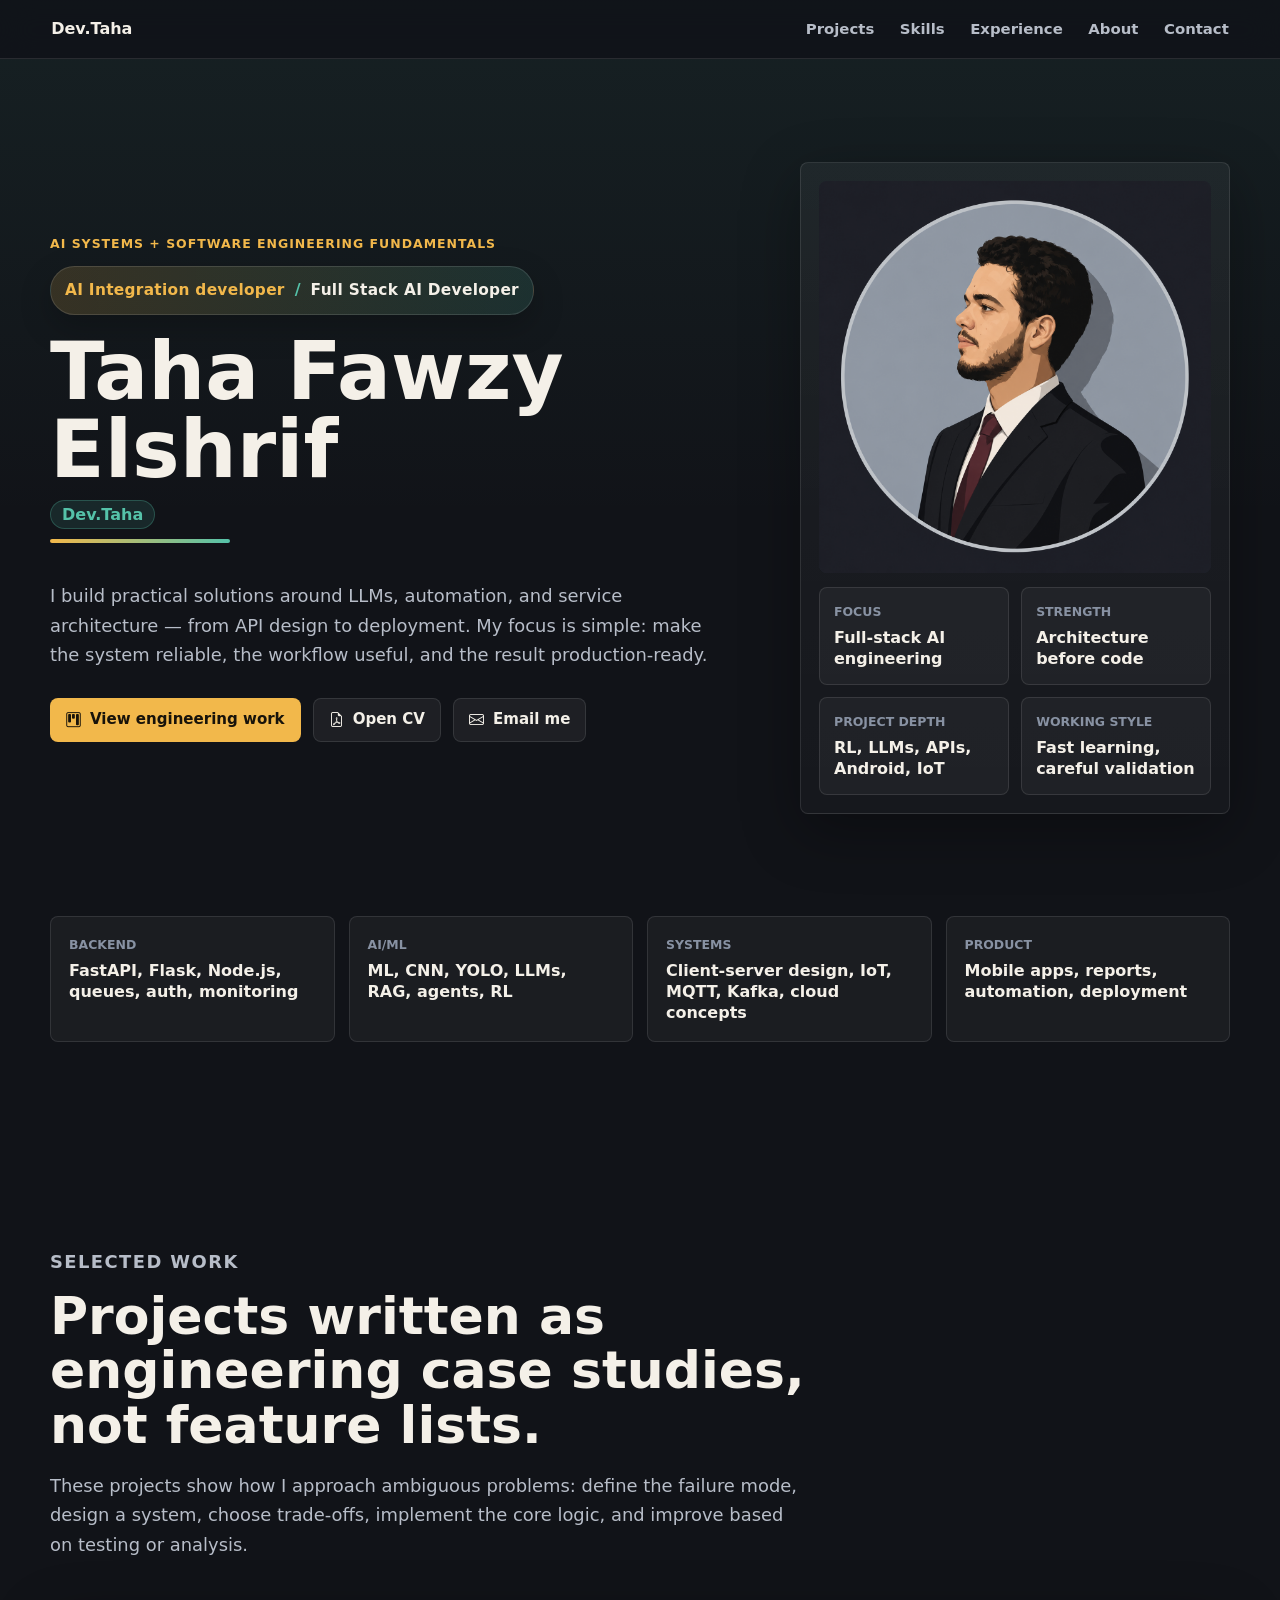
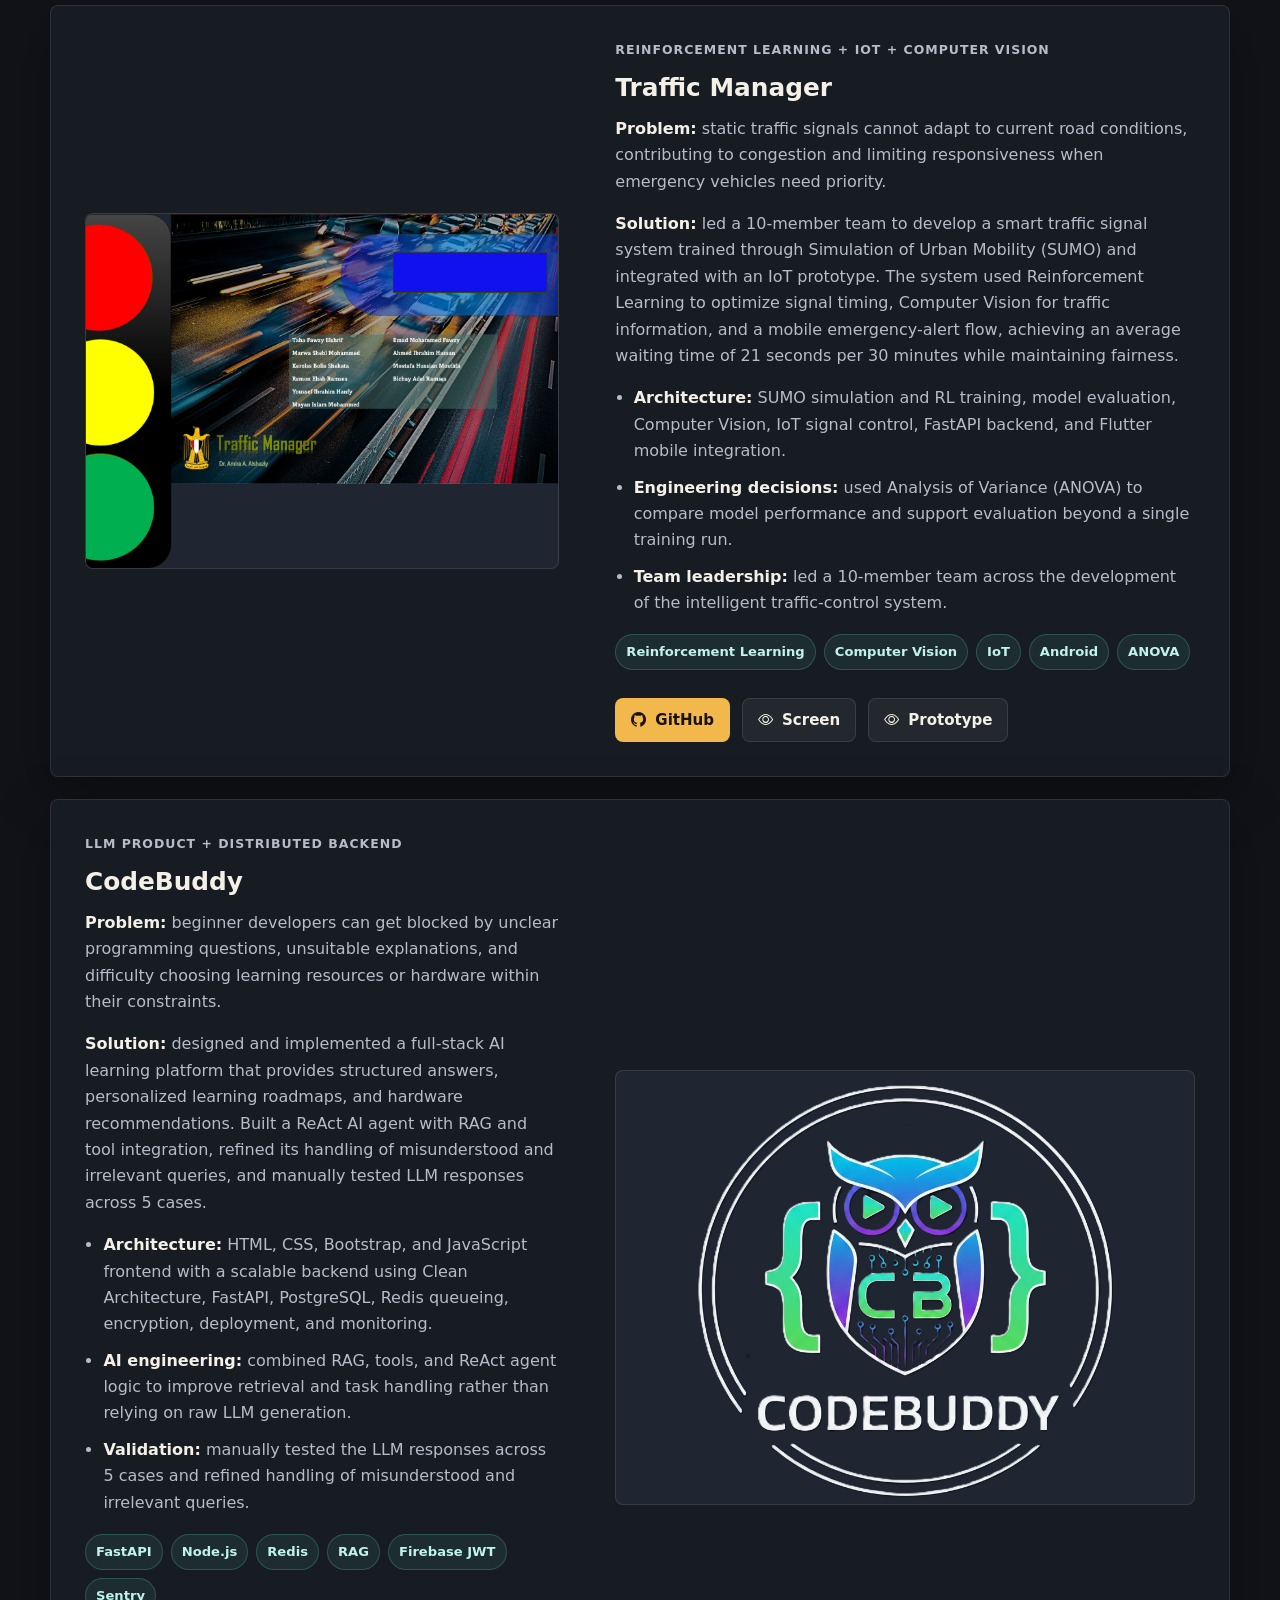
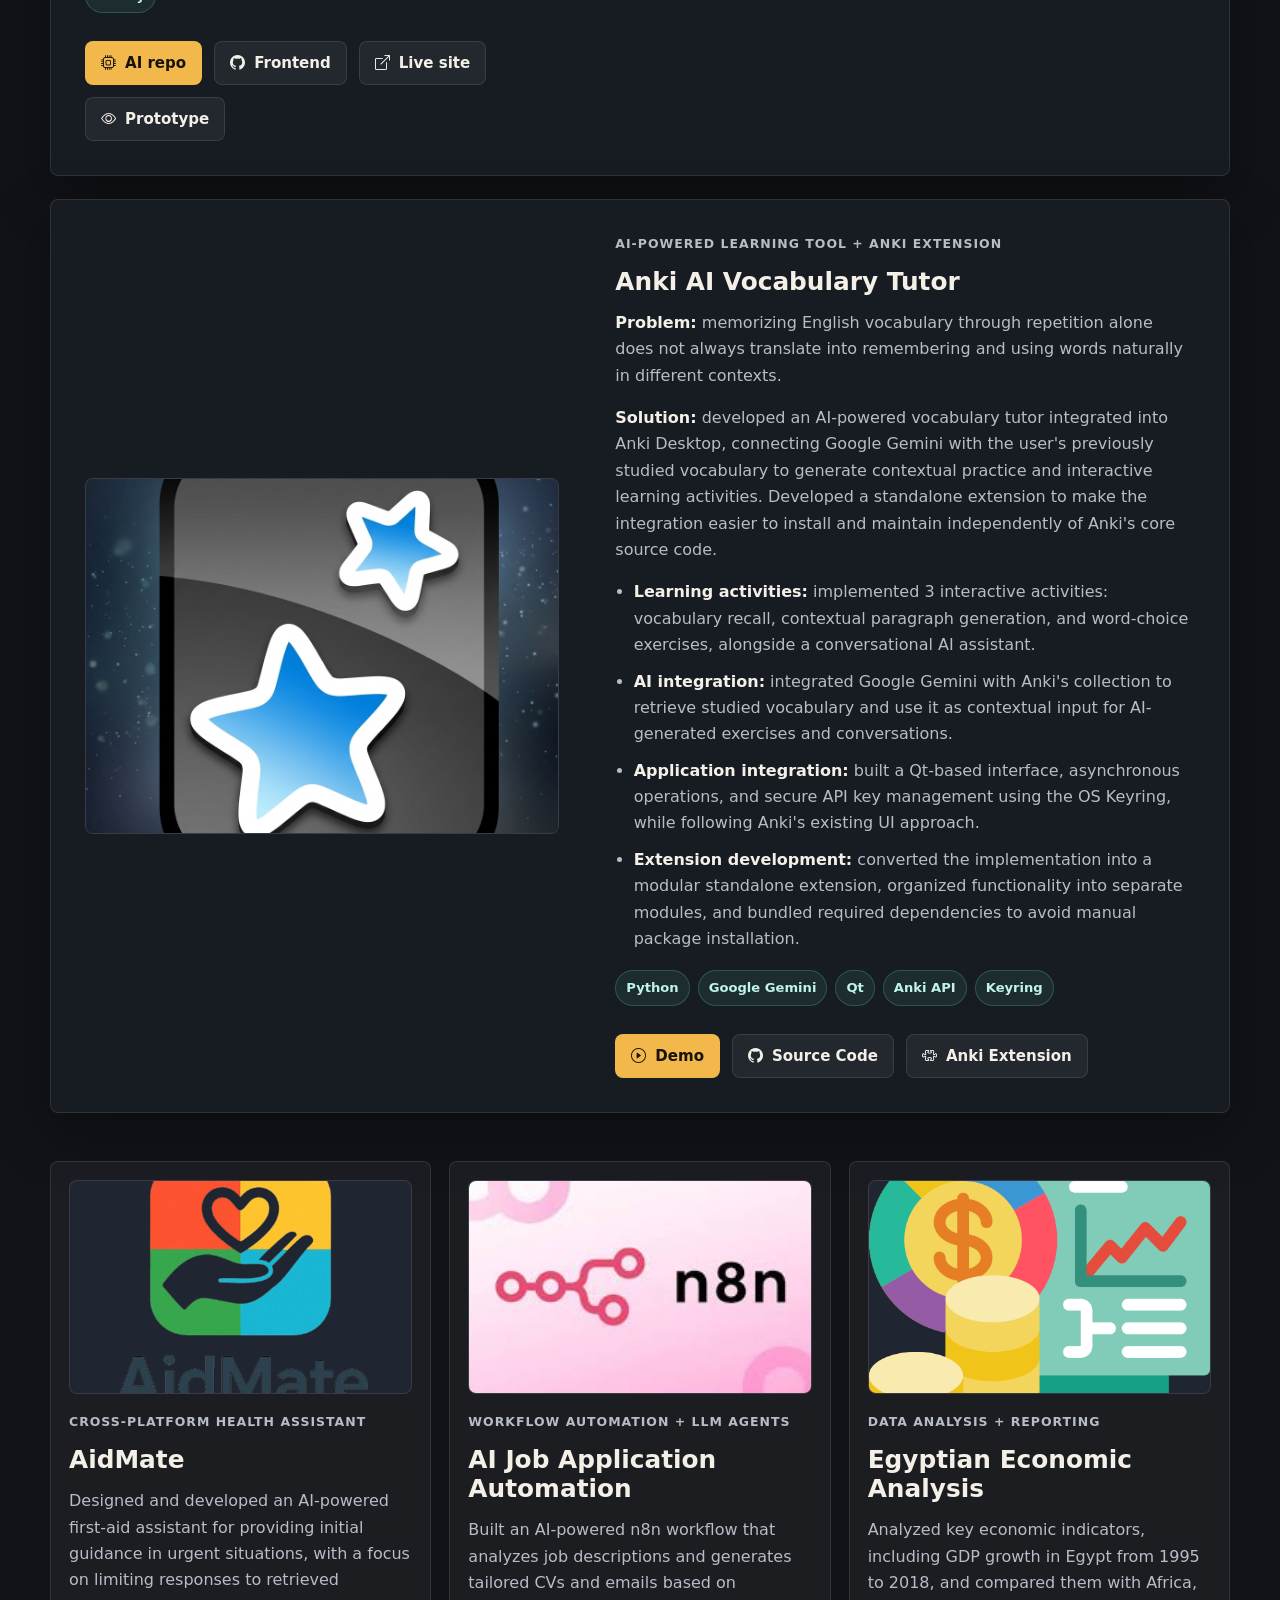
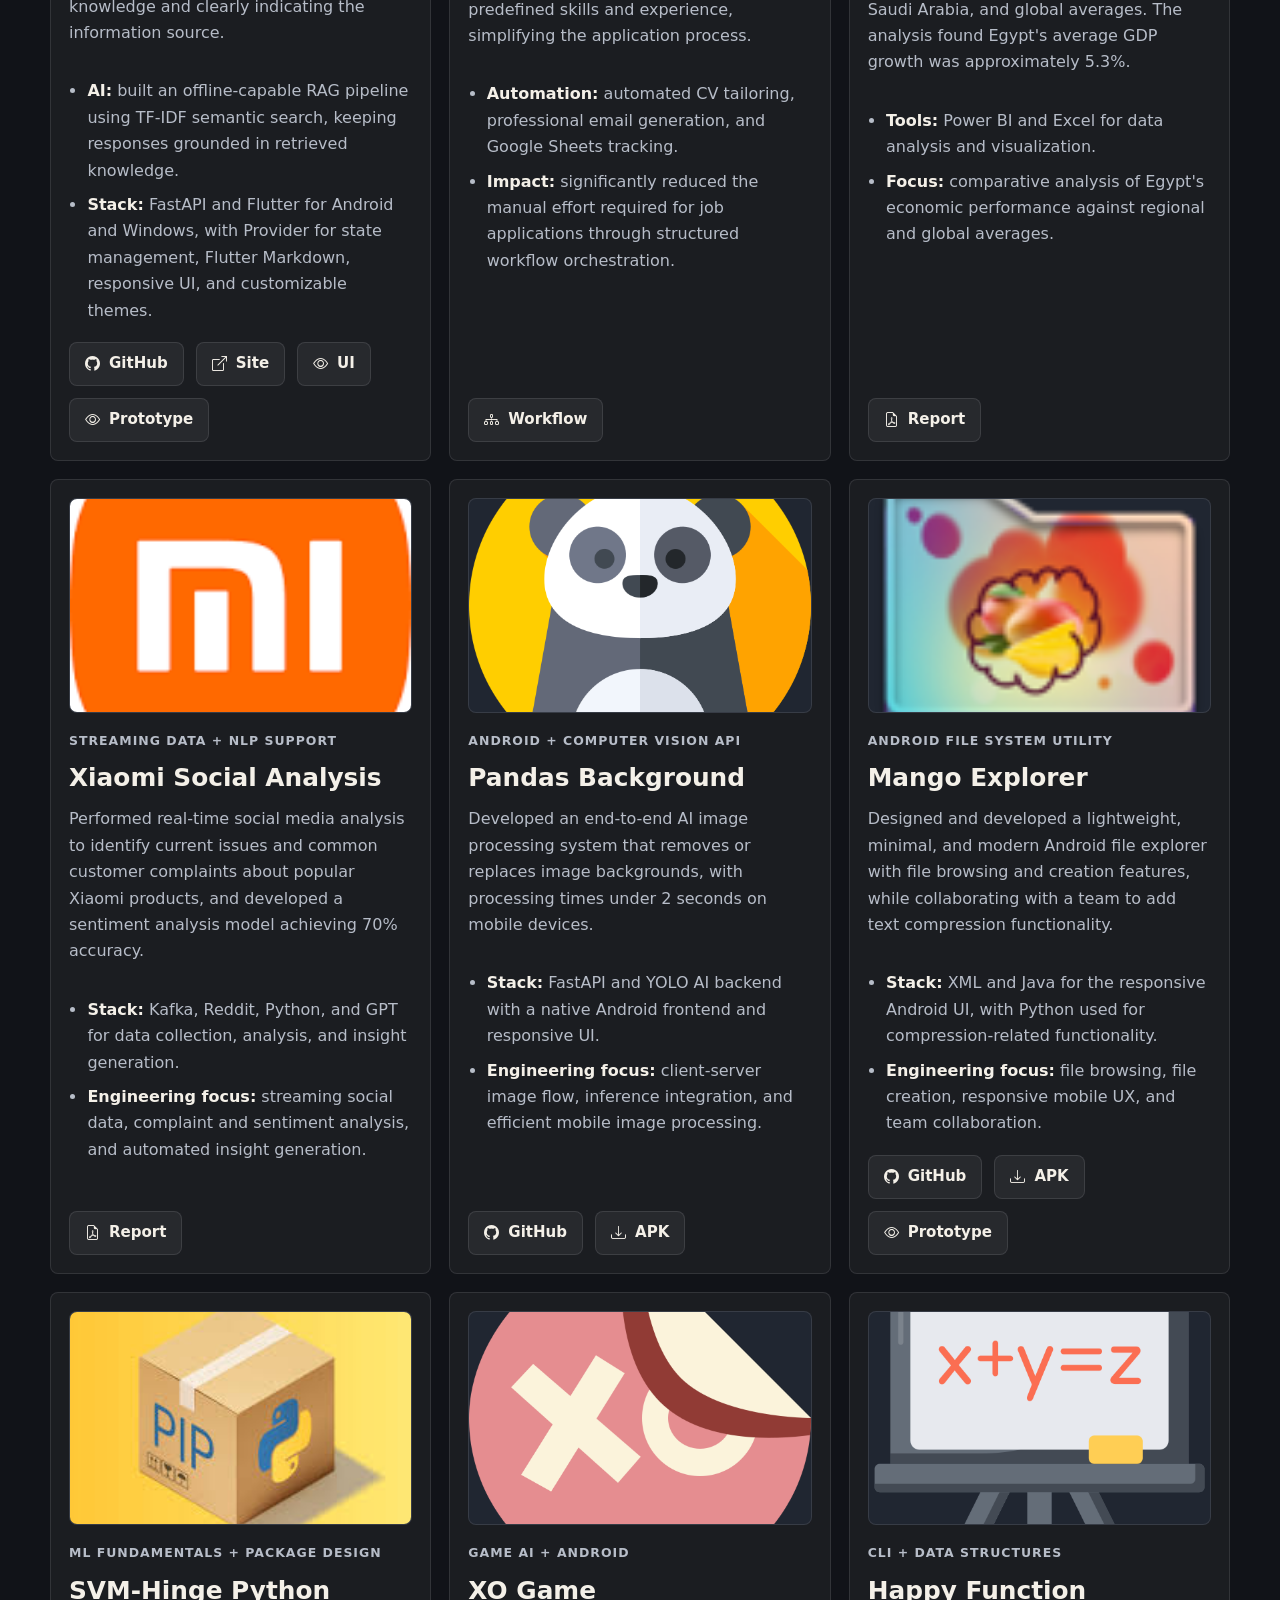
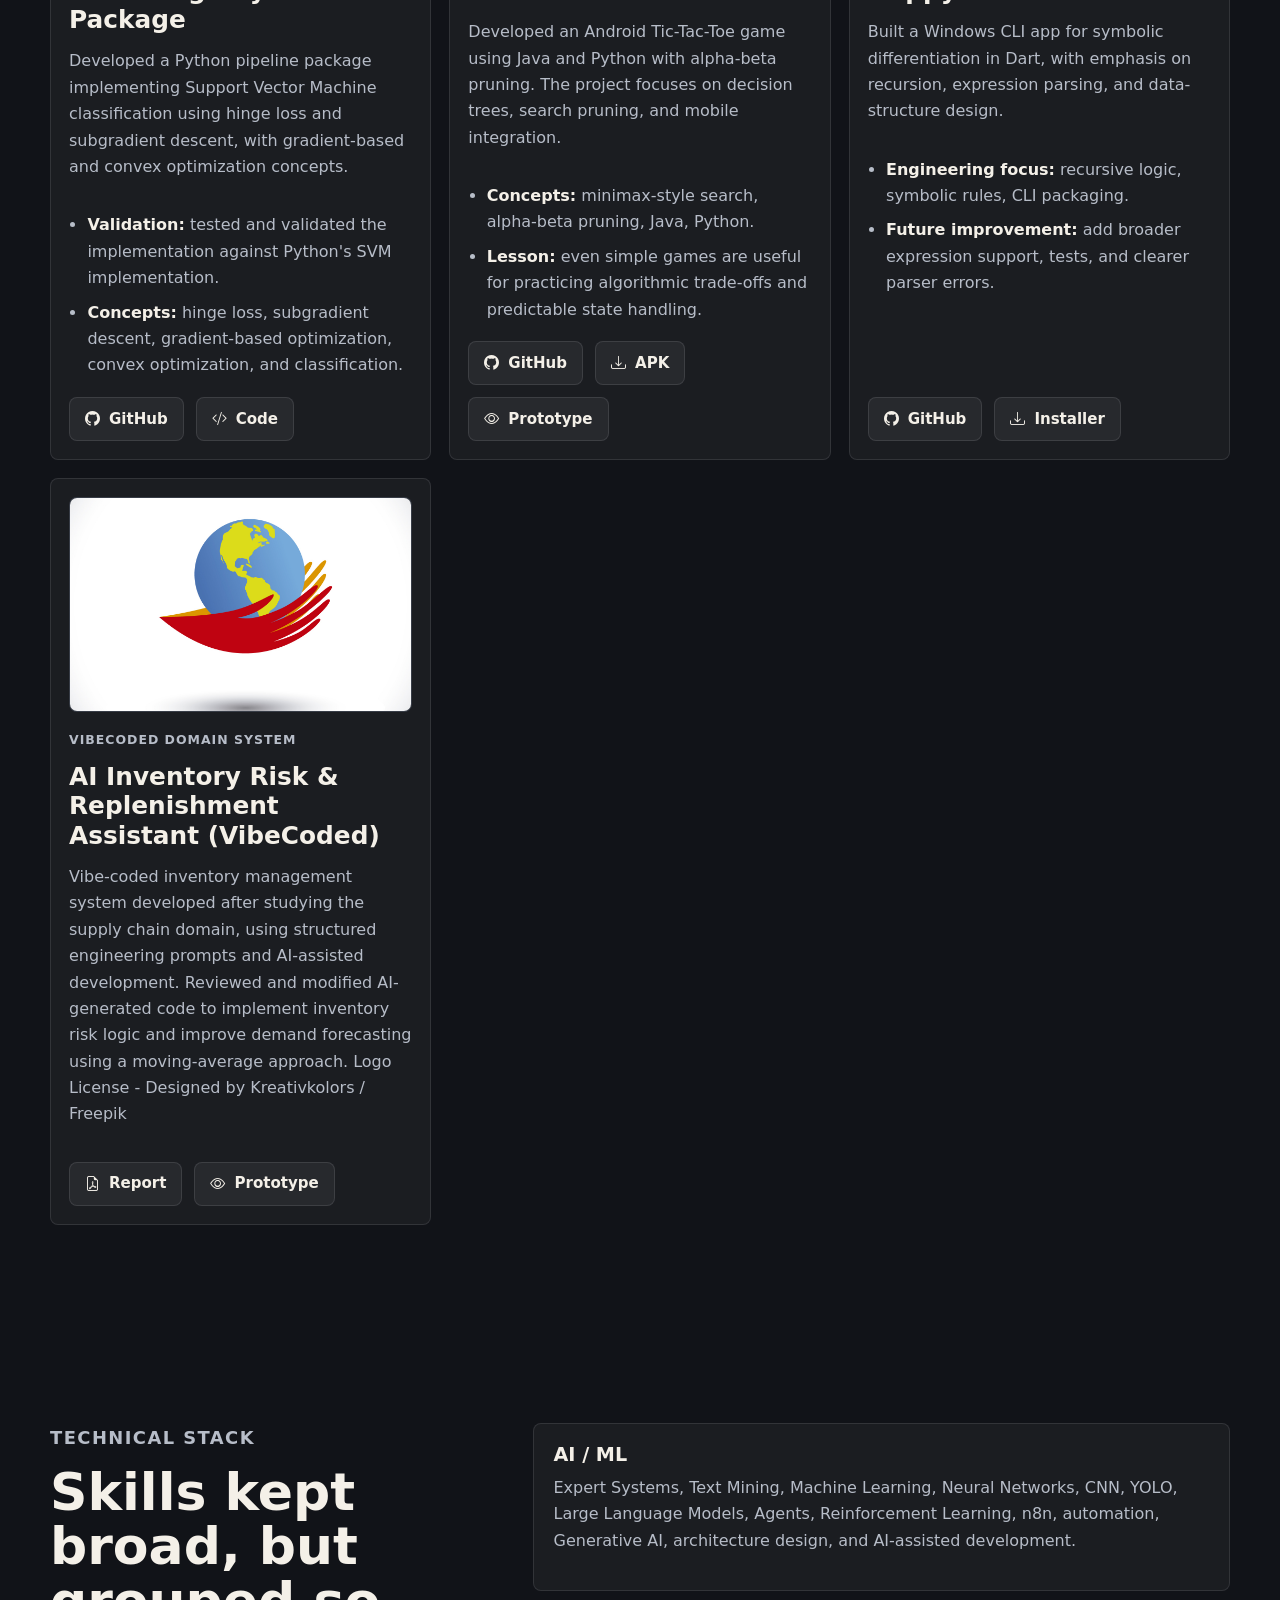
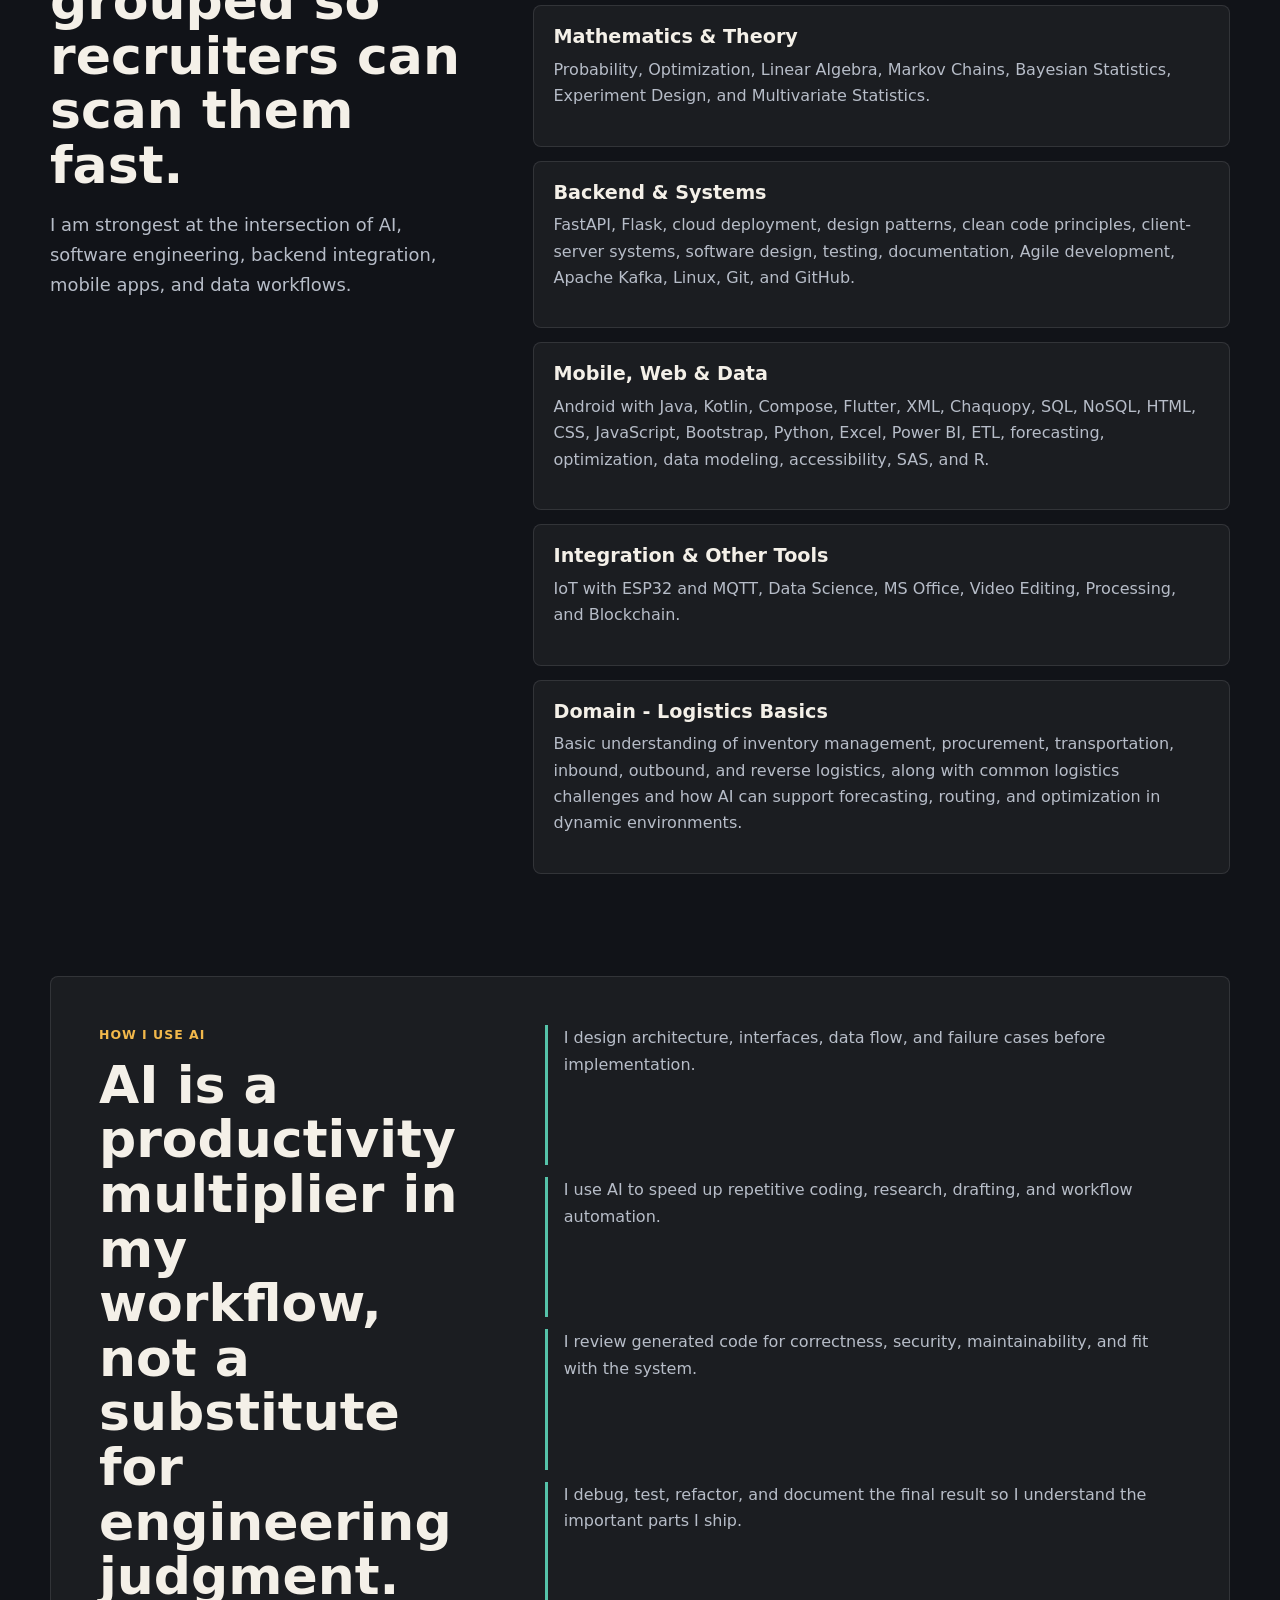
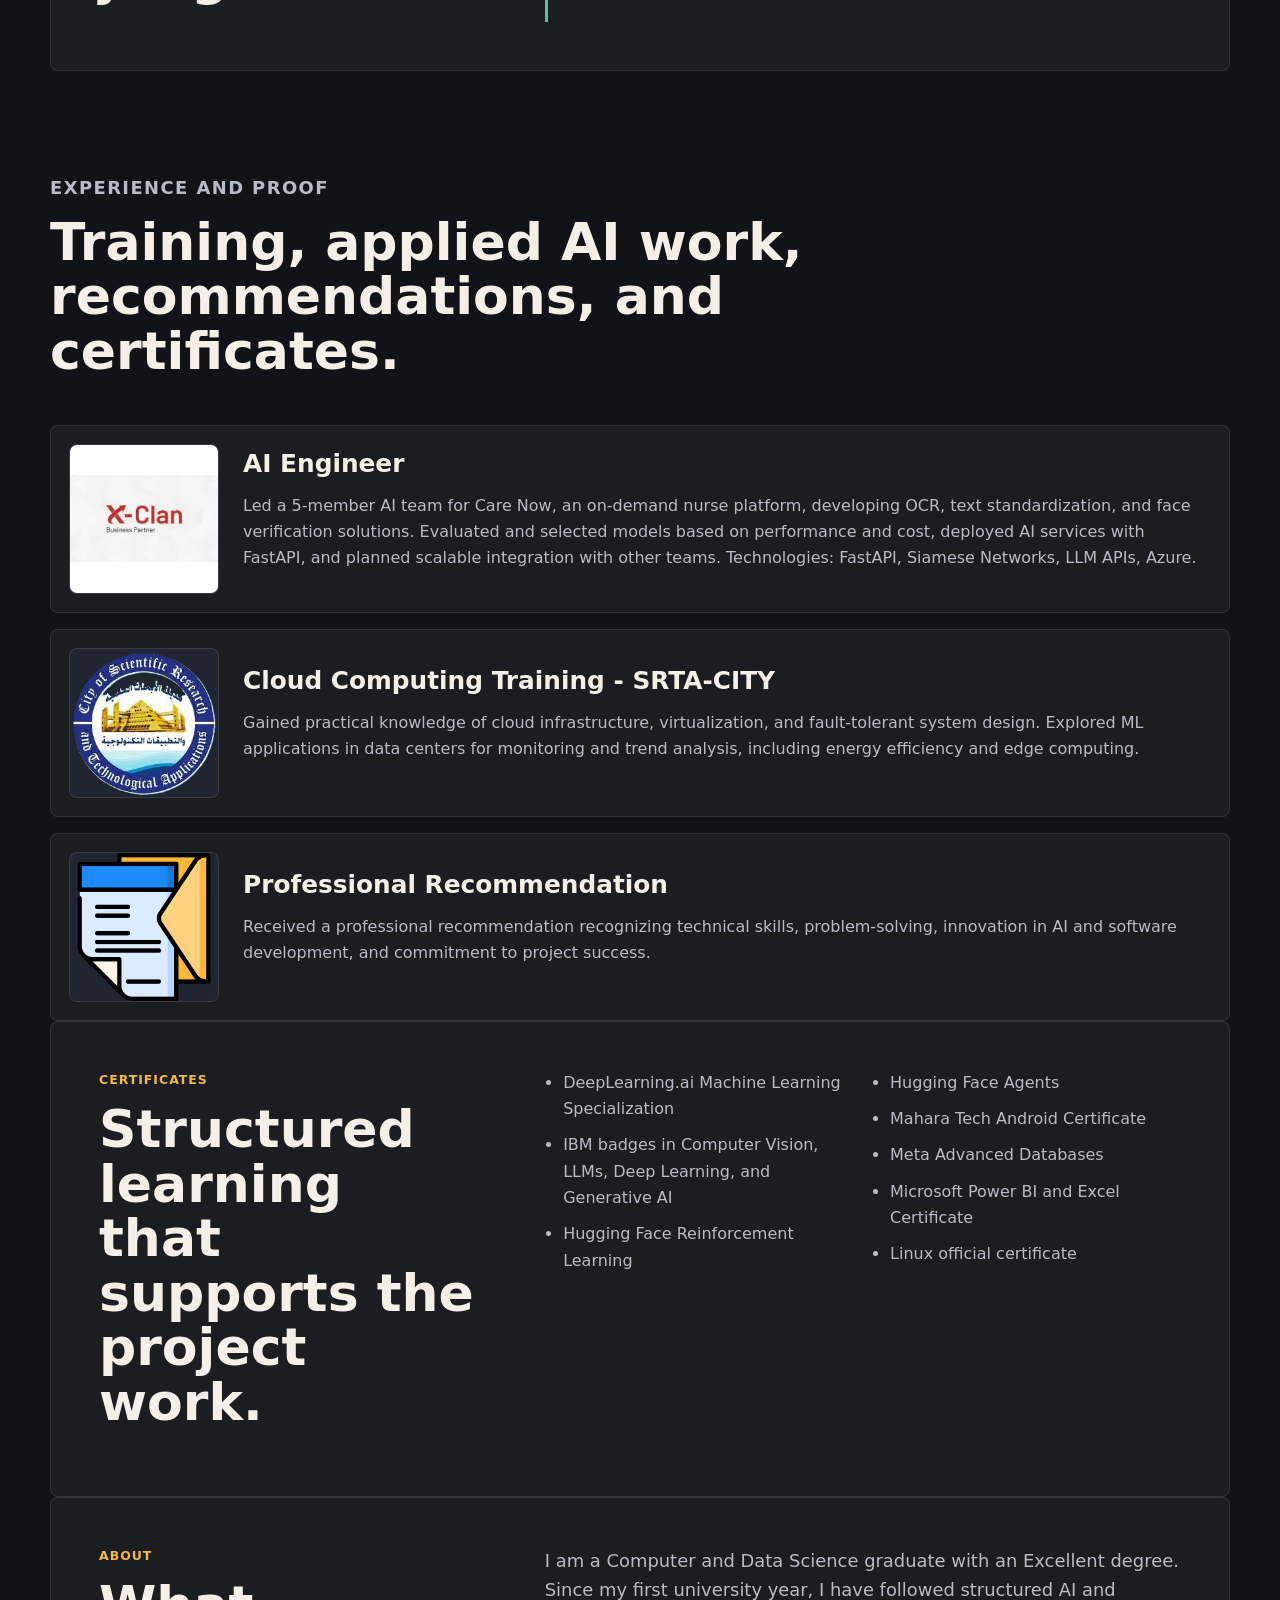
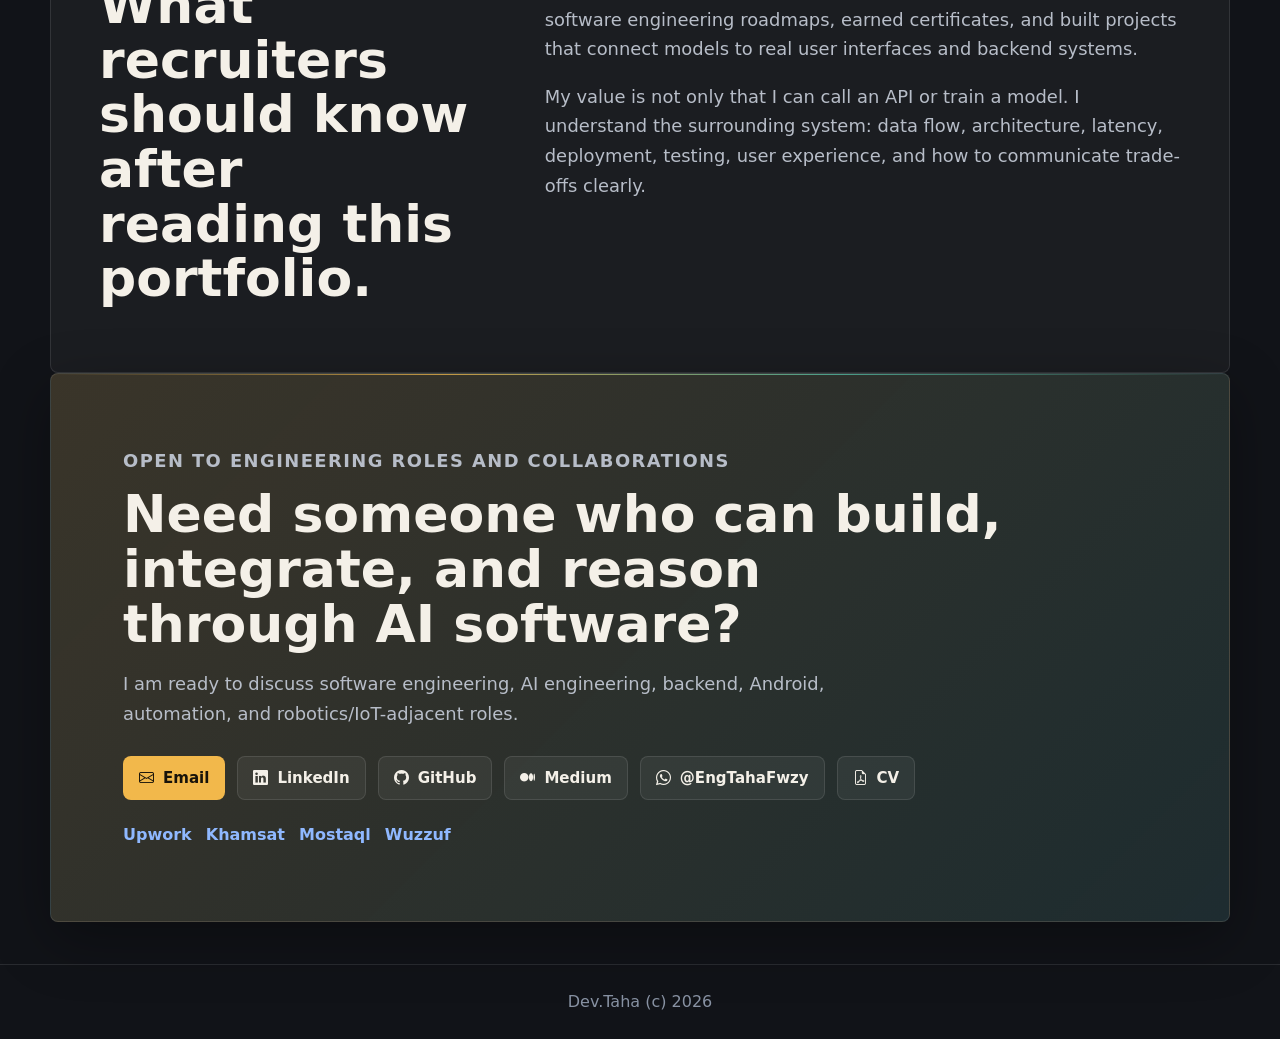
<file: index.html>
<!DOCTYPE html>
<html lang="en">

<head>
    <meta charset="UTF-8">
    <meta name="viewport" content="width=device-width, initial-scale=1.0">
    <meta name="description"
        content="Taha Fawzy Elshrif is an AI and software engineer building backend systems, Android apps, LLM products, data workflows, IoT prototypes, and automation tools.">
    <meta name="author" content="Taha Fawzy Elshrif">
    <meta name="robots" content="index, follow, max-image-preview:large">
    <meta name="theme-color" content="#111318">
    <link rel="canonical" href="https://tahafawzyelshrif.github.io/dev.taha/">
    <meta property="og:type" content="profile">
    <meta property="og:title" content="Taha Fawzy Elshrif | AI & Software Engineer Portfolio">
    <meta property="og:description"
        content="Portfolio of Taha Fawzy Elshrif: AI systems, backend architecture, Android, data, automation, IoT, and LLM engineering projects.">
    <meta property="og:url" content="https://tahafawzyelshrif.github.io/dev.taha/">
    <meta property="og:image" content="https://tahafawzyelshrif.github.io/dev.taha/images/me4.png">
    <meta property="profile:first_name" content="Taha">
    <meta property="profile:last_name" content="Elshrif">
    <meta name="twitter:card" content="summary_large_image">
    <meta name="twitter:title" content="Taha Fawzy Elshrif | AI & Software Engineer Portfolio">
    <meta name="twitter:description"
        content="AI and software engineering portfolio with case studies in RL, LLMs, backend systems, Android, data, IoT, and automation.">
    <meta name="twitter:image" content="https://tahafawzyelshrif.github.io/dev.taha/images/me4.png">
    <title>Taha Fawzy Elshrif | AI & Software Engineer Portfolio</title>
    <link rel="preconnect" href="https://cdn.jsdelivr.net">
    <link rel="stylesheet" href="https://cdn.jsdelivr.net/npm/bootstrap-icons@1.11.0/font/bootstrap-icons.css">
    <link rel="stylesheet" href="additional_styles.css">
    <script type="application/ld+json">
        {
            "@context": "https://schema.org",
            "@graph": [
                {
                    "@type": "ProfilePage",
                    "@id": "https://tahafawzyelshrif.github.io/dev.taha/#profile",
                    "url": "https://tahafawzyelshrif.github.io/dev.taha/",
                    "name": "Taha Fawzy Elshrif - AI & Software Engineer Portfolio",
                    "description": "Personal portfolio for Taha Fawzy Elshrif, an AI and software engineer focused on backend systems, Android apps, LLM products, data workflows, IoT prototypes, and automation tools.",
                    "dateModified": "2026-07-06T00:00:00Z",
                    "mainEntity": {
                        "@id": "https://tahafawzyelshrif.github.io/dev.taha/#person"
                    }
                },
                {
                    "@type": "Person",
                    "@id": "https://tahafawzyelshrif.github.io/dev.taha/#person",
                    "name": "Taha Fawzy Elshrif",
                    "alternateName": "Dev.Taha",
                    "url": "https://tahafawzyelshrif.github.io/dev.taha/",
                    "image": "https://tahafawzyelshrif.github.io/dev.taha/images/me4.png",
                    "jobTitle": "AI & Software Engineer",
                    "description": "Computer and Data Science graduate building practical AI software, backend systems, Android apps, data products, IoT prototypes, and automation workflows.",
                    "email": "mailto:tahaelshrif1@gmail.com",
                    "telephone": "+201551988337",
                    "sameAs": [
                        "https://linkedin.com/in/taha-elshrif",
                        "https://github.com/TahaFawzyElshrif",
                        "https://medium.com/@tahaelshrif1",
                        "https://www.upwork.com/freelancers/~01d6b2d468123a0c58",
                        "https://khamsat.com/user/tahadevx",
                        "https://mostaql.com/u/taha_fawzy2025",
                        "https://wuzzuf.net/me/--f2fc415015"
                    ],
                    "knowsAbout": [
                        "Artificial Intelligence",
                        "Software Engineering",
                        "Backend Development",
                        "FastAPI",
                        "Android Development",
                        "Large Language Models",
                        "Reinforcement Learning",
                        "Computer Vision",
                        "Data Analysis",
                        "IoT",
                        "Automation",
                        "System Design"
                    ],
                    "hasOccupation": {
                        "@type": "Occupation",
                        "name": "AI Software Engineer",
                        "skills": "AI systems, backend architecture, Android development, LLM integration, data analysis, IoT, APIs, databases, testing, deployment"
                    },
                    "workExample": [
                        {
                            "@type": "CreativeWork",
                            "name": "Traffic Manager",
                            "url": "https://github.com/TahaFawzyElshrif/Traffic-Manager",
                            "description": "Smart traffic signal prototype using reinforcement learning, computer vision, IoT control, experimental design, and mobile emergency alerts."
                        },
                        {
                            "@type": "SoftwareSourceCode",
                            "name": "CodeBuddy",
                            "url": "https://tahafawzyelshrif.github.io/TF-CodebuddyLearn/",
                            "codeRepository": "https://github.com/TahaFawzyElshrif/TF-CodebuddyLearn",
                            "description": "AI programming assistant using FastAPI, Node.js, Redis queues, RAG, LLM integration, Firebase JWT, monitoring, caching, and deployment."
                        },
                        {
                            "@type": "SoftwareSourceCode",
                            "name": "AidMate",
                            "url": "https://github.com/TahaFawzyElshrif/AidMate",
                            "codeRepository": "https://github.com/TahaFawzyElshrif/AidMate",
                            "description": "Cross-platform first-aid application combining health content with LLM assistance."
                        }
                    ]
                },
                {
                    "@type": "WebSite",
                    "@id": "https://tahafawzyelshrif.github.io/dev.taha/#website",
                    "url": "https://tahafawzyelshrif.github.io/dev.taha/",
                    "name": "Dev.Taha Portfolio",
                    "description": "AI and software engineering portfolio of Taha Fawzy Elshrif."
                }
            ]
        }
    </script>
</head>

<body>
    <header class="site-header">
        <a class="brand" href="#top" aria-label="Taha Fawzy Elshrif home">Dev.Taha</a>
        <nav class="nav-links" aria-label="Primary navigation">
            <a href="#projects">Projects</a>
            <a href="#skills">Skills</a>
            <a href="#experience">Experience</a>
            <a href="#about">About</a>
            <a href="#contact">Contact</a>
        </nav>
    </header>

    <main id="top">
        <section class="hero section">
            <div class="hero-copy">
                <p class="eyebrow">AI systems + software engineering fundamentals</p>
                <div class="hero-role" aria-label="Primary roles">
                    <span class="role-chip">AI Integration developer</span>
                    <span class="role-divider">/</span>
                    <span class="role-chip">Full Stack AI Developer</span>
                </div>
                <h1 class="hero-name">
                    <span>Taha Fawzy Elshrif</span>
                    <small>Dev.Taha</small>
                </h1>
                <p class="hero-lede">
                    I build practical solutions around LLMs, automation, and service architecture — from API design to
                    deployment. My focus is simple: make the system reliable, the workflow useful, and the result
                    production-ready.
                </p>
                <div class="hero-actions" aria-label="Primary actions">
                    <a class="btn btn-primary" href="#projects"><i class="bi bi-kanban"></i>View engineering work</a>
                    <a class="btn btn-secondary" href="CV.pdf"><i class="bi bi-file-earmark-pdf"></i>Open CV</a>
                    <a class="btn btn-secondary" href="mailto:tahaelshrif1@gmail.com"><i
                            class="bi bi-envelope"></i>Email me</a>
                </div>
            </div>
            <aside class="hero-proof" aria-label="Recruiter summary">
                <img src="images/me4.png" alt="Portrait of Taha Fawzy Elshrif" class="profile-image">
                <div class="proof-grid">
                    <div>
                        <span>Focus</span>
                        <strong>Full-stack AI engineering</strong>
                    </div>
                    <div>
                        <span>Strength</span>
                        <strong>Architecture before code</strong>
                    </div>
                    <div>
                        <span>Project depth</span>
                        <strong>RL, LLMs, APIs, Android, IoT</strong>
                    </div>
                    <div>
                        <span>Working style</span>
                        <strong>Fast learning, careful validation</strong>
                    </div>
                </div>
            </aside>
        </section>

        <section class="section credibility-strip" aria-label="Technical credibility">
            <div>
                <span>Backend</span>
                <strong>FastAPI, Flask, Node.js, queues, auth, monitoring</strong>
            </div>
            <div>
                <span>AI/ML</span>
                <strong>ML, CNN, YOLO, LLMs, RAG, agents, RL</strong>
            </div>
            <div>
                <span>Systems</span>
                <strong>Client-server design, IoT, MQTT, Kafka, cloud concepts</strong>
            </div>
            <div>
                <span>Product</span>
                <strong>Mobile apps, reports, automation, deployment</strong>
            </div>
        </section>

        <section class="section section-heading">
            <p class="eyebrow">Selected work</p>
            <h2>Projects written as engineering case studies, not feature lists.</h2>
            <p>
                These projects show how I approach ambiguous problems: define the failure mode, design a system, choose
                trade-offs, implement the core logic, and improve based on testing or analysis.
            </p>
        </section>

        <section id="projects" class="project-list" aria-label="Projects">
            <article class="project-card featured" id="TrafficManager">
                <div class="project-media">
                    <img src="images/projects/traffic.png" alt="Traffic Manager prototype" loading="lazy">
                </div>
                <div class="project-body">
                    <p class="project-type">Reinforcement learning + IoT + computer vision</p>
                    <h3>Traffic Manager</h3>
                    <p>
                        <strong>Problem:</strong> static traffic signals cannot adapt to current road conditions,
                        contributing to congestion and limiting responsiveness when emergency vehicles need priority.
                    </p>
                    <p>
                        <strong>Solution:</strong> led a 10-member team to develop a smart traffic signal system trained
                        through Simulation of Urban Mobility (SUMO) and integrated with an IoT prototype. The system
                        used Reinforcement Learning to optimize signal timing, Computer Vision for traffic information,
                        and a mobile emergency-alert flow, achieving an average waiting time of 21 seconds per 30 minutes
                        while maintaining fairness.
                    </p>
                    <ul class="detail-list">
                        <li><strong>Architecture:</strong> SUMO simulation and RL training, model evaluation, Computer
                            Vision, IoT signal control, FastAPI backend, and Flutter mobile integration.</li>
                        <li><strong>Engineering decisions:</strong> used Analysis of Variance (ANOVA) to compare model
                            performance and support evaluation beyond a single training run.</li>
                        <li><strong>Team leadership:</strong> led a 10-member team across the development of the
                            intelligent traffic-control system.</li>
                    </ul>
                    <div class="tech-tags">
                        <span>Reinforcement Learning</span><span>Computer Vision</span><span>IoT</span><span>Android</span><span>ANOVA</span>
                    </div>
                    <div class="project-actions">
                        <a class="btn btn-primary" href="https://github.com/TahaFawzyElshrif/Traffic-Manager"><i
                                class="bi bi-github"></i>GitHub</a>
                        <a class="btn btn-secondary" href="images/projects/traffic.png"><i
                                class="bi bi-eye"></i>Screen</a>
                        <a class="btn btn-secondary" href="https://drive.google.com/file/d/1gFzRVaTXxT-IpEnI-EpvBXNN5ygthrMJ/view"><i
                                class="bi bi-eye"></i>Prototype</a>
                    </div>
                </div>
            </article>
<article class="project-card featured" id="CodeBuddy">
                <div class="project-body">
                    <p class="project-type">LLM product + distributed backend</p>
                    <h3>CodeBuddy</h3>
                    <p>
                        <strong>Problem:</strong> beginner developers can get blocked by unclear programming questions,
                        unsuitable explanations, and difficulty choosing learning resources or hardware within their
                        constraints.
                    </p>
                    <p>
                        <strong>Solution:</strong> designed and implemented a full-stack AI learning platform that
                        provides structured answers, personalized learning roadmaps, and hardware recommendations.
                        Built a ReAct AI agent with RAG and tool integration, refined its handling of misunderstood and
                        irrelevant queries, and manually tested LLM responses across 5 cases.
                    </p>
                    <ul class="detail-list">
                        <li><strong>Architecture:</strong> HTML, CSS, Bootstrap, and JavaScript frontend with a scalable
                            backend using Clean Architecture, FastAPI, PostgreSQL, Redis queueing, encryption,
                            deployment, and monitoring.</li>
                        <li><strong>AI engineering:</strong> combined RAG, tools, and ReAct agent logic to improve
                            retrieval and task handling rather than relying on raw LLM generation.</li>
                        <li><strong>Validation:</strong> manually tested the LLM responses across 5 cases and refined
                            handling of misunderstood and irrelevant queries.</li>
                    </ul>
                    <div class="tech-tags">
                        <span>FastAPI</span><span>Node.js</span><span>Redis</span><span>RAG</span><span>Firebase JWT</span><span>Sentry</span>
                    </div>
                    <div class="project-actions">
                        <a class="btn btn-primary" href="https://huggingface.co/spaces/taha454/CodeBuddyAI"><i
                                class="bi bi-cpu"></i>AI repo</a>
                        <a class="btn btn-secondary" href="https://github.com/TahaFawzyElshrif/TF-CodebuddyLearn"><i
                                class="bi bi-github"></i>Frontend</a>
                        <a class="btn btn-secondary" href="https://tahafawzyelshrif.github.io/TF-CodebuddyLearn/"><i
                                class="bi bi-box-arrow-up-right"></i>Live site</a>
                        <a class="btn btn-secondary" href="https://drive.google.com/file/d/1bpWqOM5W3NkHBx1Pj0xFJKzEk0xQouJw/view"><i
                                class="bi bi-eye"></i>Prototype</a>
                    </div>
                </div>
                <div class="project-media">
                    <img src="images/projects/codeBuddy.png" alt="CodeBuddy interface" loading="lazy">
                </div>
            </article>
           
<article class="project-card featured" id="Anki">
    <div class="project-media">
        <img src="images/projects/anki.jpg"
             alt="Anki AI Vocabulary Tutor interface"
             loading="lazy">
    </div>
    
    <div class="project-body">
        <p class="project-type">AI-powered learning tool + Anki extension</p>
        <h3>Anki AI Vocabulary Tutor</h3>

        <p>
            <strong>Problem:</strong> memorizing English vocabulary through repetition alone
            does not always translate into remembering and using words naturally in different
            contexts.
        </p>

        <p>
            <strong>Solution:</strong> developed an AI-powered vocabulary tutor integrated
            into Anki Desktop, connecting Google Gemini with the user's previously studied
            vocabulary to generate contextual practice and interactive learning activities.
            Developed a standalone extension to make the integration easier to install and
            maintain independently of Anki's core source code.
        </p>

        <ul class="detail-list">
            <li>
                <strong>Learning activities:</strong> implemented 3 interactive activities:
                vocabulary recall, contextual paragraph generation, and word-choice exercises,
                alongside a conversational AI assistant.
            </li>
            <li>
                <strong>AI integration:</strong> integrated Google Gemini with Anki's
                collection to retrieve studied vocabulary and use it as contextual input
                for AI-generated exercises and conversations.
            </li>
            <li>
                <strong>Application integration:</strong> built a Qt-based interface,
                asynchronous operations, and secure API key management using the OS Keyring,
                while following Anki's existing UI approach.
            </li>
            <li>
                <strong>Extension development:</strong> converted the implementation into
                a modular standalone extension, organized functionality into separate
                modules, and bundled required dependencies to avoid manual package installation.
            </li>
        </ul>

        <div class="tech-tags">
            <span>Python</span>
            <span>Google Gemini</span>
            <span>Qt</span>
            <span>Anki API</span>
            <span>Keyring</span>
        </div>

        <div class="project-actions">
            <a class="btn btn-primary"
               href="https://drive.google.com/file/d/11JFPyGLdE5aRDHOcDiGz2Bk6J5tEkMkL/view?usp=sharing"
               target="_blank" rel="noopener noreferrer">
                <i class="bi bi-play-circle"></i> Demo
            </a>

            <a class="btn btn-secondary"
               href="https://github.com/TahaFawzyElshrif/Anki-AI-Tutor"
               target="_blank" rel="noopener noreferrer">
                <i class="bi bi-github"></i> Source Code
            </a>

            <a class="btn btn-secondary"
               href="https://github.com/TahaFawzyElshrif/ANKI-AI-Tutor-Extension"
               target="_blank" rel="noopener noreferrer">
                <i class="bi bi-puzzle"></i> Anki Extension
            </a>
        </div>
    </div>

    
</article>


            <div class="project-grid">
                <article class="mini-project" id="AidMate">
                    <img src="images/projects/aidmate.png" alt="AidMate application" loading="lazy">
                    <p class="project-type">Cross-platform health assistant</p>
                    <h3>AidMate</h3>
                    <p>
                        Designed and developed an AI-powered first-aid assistant for providing initial guidance in urgent
                        situations, with a focus on limiting responses to retrieved knowledge and clearly indicating the
                        information source.
                    </p>
                    <ul class="detail-list compact">
                        <li><strong>AI:</strong> built an offline-capable RAG pipeline using TF-IDF semantic search,
                            keeping responses grounded in retrieved knowledge.</li>
                        <li><strong>Stack:</strong> FastAPI and Flutter for Android and Windows, with Provider for state
                            management, Flutter Markdown, responsive UI, and customizable themes.</li>
                    </ul>
                    <div class="project-actions">
                        <a class="btn btn-secondary" href="https://github.com/TahaFawzyElshrif/AidMate"><i
                                class="bi bi-github"></i>GitHub</a>
                        <a class="btn btn-secondary" href="https://tahafawzyelshrif.github.io/AidMate/"><i
                                class="bi bi-box-arrow-up-right"></i>Site</a>
                        <a class="btn btn-secondary" href="images/projects/aidmate_ui.png"><i
                                class="bi bi-eye"></i>UI</a>
                        <a class="btn btn-secondary" href="https://drive.google.com/file/d/1Ec0w_VVmPEEOKhTbF87Iu0_Yd_7sU8pD/view"><i
                                class="bi bi-eye"></i>Prototype</a>
                    </div>
                </article>

                <article class="mini-project" id="Job">
                    <img src="images/projects/n8n_logo.jpg" alt="n8n automation logo" loading="lazy">
                    <p class="project-type">Workflow automation + LLM agents</p>
                    <h3>AI Job Application Automation</h3>
                    <p>
                        Built an AI-powered n8n workflow that analyzes job descriptions and generates tailored CVs and
                        emails based on predefined skills and experience, simplifying the application process.
                    </p>
                    <ul class="detail-list compact">
                        <li><strong>Automation:</strong> automated CV tailoring, professional email generation, and
                            Google Sheets tracking.</li>
                        <li><strong>Impact:</strong> significantly reduced the manual effort required for job
                            applications through structured workflow orchestration.</li>
                    </ul>
                    <div class="project-actions">
                        <a class="btn btn-secondary" href="images/projects/screen.png"><i
                                class="bi bi-diagram-3"></i>Workflow</a>
                    </div>
                </article>

                <article class="mini-project" id="EgyEco">
                    <img src="images/projects/analytics.png" alt="Economic analysis dashboard" loading="lazy">
                    <p class="project-type">Data analysis + reporting</p>
                    <h3>Egyptian Economic Analysis</h3>
                    <p>
                        Analyzed key economic indicators, including GDP growth in Egypt from 1995 to 2018, and compared
                        them with Africa, Saudi Arabia, and global averages. The analysis found Egypt's average GDP
                        growth was approximately 5.3%.
                    </p>
                    <ul class="detail-list compact">
                        <li><strong>Tools:</strong> Power BI and Excel for data analysis and visualization.</li>
                        <li><strong>Focus:</strong> comparative analysis of Egypt's economic performance against
                            regional and global averages.</li>
                    </ul>
                    <div class="project-actions">
                        <a class="btn btn-secondary" href="Analysis.pdf"><i class="bi bi-file-earmark-pdf"></i>Report</a>
                    </div>
                </article>

                <article class="mini-project" id="mi">
                    <img src="images/projects/mi.png" alt="Xiaomi social analysis" loading="lazy">
                    <p class="project-type">Streaming data + NLP support</p>
                    <h3>Xiaomi Social Analysis</h3>
                    <p>
                        Performed real-time social media analysis to identify current issues and common customer
                        complaints about popular Xiaomi products, and developed a sentiment analysis model achieving
                        70% accuracy.
                    </p>
                    <ul class="detail-list compact">
                        <li><strong>Stack:</strong> Kafka, Reddit, Python, and GPT for data collection, analysis, and
                            insight generation.</li>
                        <li><strong>Engineering focus:</strong> streaming social data, complaint and sentiment
                            analysis, and automated insight generation.</li>
                    </ul>
                    <div class="project-actions">
                        <a class="btn btn-secondary" href="Report_Xiaomi.pdf"><i
                                class="bi bi-file-earmark-pdf"></i>Report</a>
                    </div>
                </article>

                <article class="mini-project" id="Pandas">
                    <img src="images/projects/pandalogo.png" alt="Pandas Background logo" loading="lazy">
                    <p class="project-type">Android + computer vision API</p>
                    <h3>Pandas Background</h3>
                    <p>
                        Developed an end-to-end AI image processing system that removes or replaces image backgrounds,
                        with processing times under 2 seconds on mobile devices.
                    </p>
                    <ul class="detail-list compact">
                        <li><strong>Stack:</strong> FastAPI and YOLO AI backend with a native Android frontend and
                            responsive UI.</li>
                        <li><strong>Engineering focus:</strong> client-server image flow, inference integration, and
                            efficient mobile image processing.</li>
                    </ul>
                    <div class="project-actions">
                        <a class="btn btn-secondary" href="https://github.com/TahaFawzyElshrif/Pandas_Background"><i
                                class="bi bi-github"></i>GitHub</a>
                        <a class="btn btn-secondary"
                            href="https://github.com/TahaFawzyElshrif/Pandas_Background/releases/download/V1.0.0/PandasBackground.V1.apk"><i
                                class="bi bi-download"></i>APK</a>
                    </div>
                </article>

                <article class="mini-project" id="mango">
                    <img src="images/projects/mango_logo.png" alt="Mango Explorer logo" loading="lazy">
                    <p class="project-type">Android file system utility</p>
                    <h3>Mango Explorer</h3>
                    <p>
                        Designed and developed a lightweight, minimal, and modern Android file explorer with file
                        browsing and creation features, while collaborating with a team to add text compression
                        functionality.
                    </p>
                    <ul class="detail-list compact">
                        <li><strong>Stack:</strong> XML and Java for the responsive Android UI, with Python used for
                            compression-related functionality.</li>
                        <li><strong>Engineering focus:</strong> file browsing, file creation, responsive mobile UX, and
                            team collaboration.</li>
                    </ul>
                    <div class="project-actions">
                        <a class="btn btn-secondary" href="https://github.com/TahaFawzyElshrif/MangoExplorer"><i
                                class="bi bi-github"></i>GitHub</a>
                        <a class="btn btn-secondary"
                            href="https://github.com/TahaFawzyElshrif/MangoExplorer/releases/download/CompressionLatest/Mango.V1_5.1.apk"><i
                                class="bi bi-download"></i>APK</a>
                        <a class="btn btn-secondary" href="https://drive.google.com/file/d/1LdQNM8TLVeZxdchvFqbF56WB9ZSnF4iQ/view"><i
                                class="bi bi-eye"></i>Prototype</a>
                    </div>
                </article>

                <article class="mini-project" id="svm">
                    <img src="images/projects/pip.jpeg" alt="Python package icon" loading="lazy">
                    <p class="project-type">ML fundamentals + package design</p>
                    <h3>SVM-Hinge Python Package</h3>
                    <p>
                        Developed a Python pipeline package implementing Support Vector Machine classification using
                        hinge loss and subgradient descent, with gradient-based and convex optimization concepts.
                    </p>
                    <ul class="detail-list compact">
                        <li><strong>Validation:</strong> tested and validated the implementation against Python's SVM
                            implementation.</li>
                        <li><strong>Concepts:</strong> hinge loss, subgradient descent, gradient-based optimization,
                            convex optimization, and classification.</li>
                    </ul>
                    <div class="project-actions">
                        <a class="btn btn-secondary" href="https://github.com/TahaFawzyElshrif/SVM_hinge"><i
                                class="bi bi-github"></i>GitHub</a>
                        <a class="btn btn-secondary" href="images/projects/svm_hinge.png"><i
                                class="bi bi-code-slash"></i>Code</a>
                    </div>
                </article>

                <article class="mini-project" id="xo">
                    <img src="images/projects/xo_logo.png" alt="XO game logo" loading="lazy">
                    <p class="project-type">Game AI + Android</p>
                    <h3>XO Game</h3>
                    <p>
                        Developed an Android Tic-Tac-Toe game using Java and Python with alpha-beta pruning. The project
                        focuses on decision trees, search pruning, and mobile integration.
                    </p>
                    <ul class="detail-list compact">
                        <li><strong>Concepts:</strong> minimax-style search, alpha-beta pruning, Java, Python.</li>
                        <li><strong>Lesson:</strong> even simple games are useful for practicing algorithmic trade-offs
                            and predictable state handling.</li>
                    </ul>
                    <div class="project-actions">
                        <a class="btn btn-secondary" href="https://github.com/TahaFawzyElshrif/HappyXO"><i
                                class="bi bi-github"></i>GitHub</a>
                        <a class="btn btn-secondary"
                            href="https://github.com/TahaFawzyElshrif/HappyXO/releases/download/Android/HappyXO.apk"><i
                                class="bi bi-download"></i>APK</a>
                        <a class="btn btn-secondary" href="https://drive.google.com/file/d/10KsVFv475B4arhbAM4Zj_5Ijp0e0KiJi/view"><i
                                class="bi bi-eye"></i>Prototype</a>
                    </div>
                </article>

                <article class="mini-project" id="happy">
                    <img src="images/projects/algebra.png" alt="Symbolic differentiation project" loading="lazy">
                    <p class="project-type">CLI + data structures</p>
                    <h3>Happy Function</h3>
                    <p>
                        Built a Windows CLI app for symbolic differentiation in Dart, with emphasis on recursion,
                        expression parsing, and data-structure design.
                    </p>
                    <ul class="detail-list compact">
                        <li><strong>Engineering focus:</strong> recursive logic, symbolic rules, CLI packaging.</li>
                        <li><strong>Future improvement:</strong> add broader expression support, tests, and clearer
                            parser errors.</li>
                    </ul>
                    <div class="project-actions">
                        <a class="btn btn-secondary" href="https://github.com/TahaFawzyElshrif/Happy-Function"><i
                                class="bi bi-github"></i>GitHub</a>
                        <a class="btn btn-secondary"
                            href="https://github.com/TahaFawzyElshrif/Happy-Function/releases/download/App/install-hapfun.EXE"><i
                                class="bi bi-download"></i>Installer</a>
                    </div>
                </article>
                <article class="mini-project" id="Inventory">
                    <img src="images/projects/logistics.jpg" alt="Inventory system" loading="lazy">
                    <p class="project-type">Vibecoded domain system</p>
                    <h3>AI Inventory Risk & Replenishment Assistant (VibeCoded)</h3>
                    <p>
                       Vibe-coded inventory management system developed after studying the supply chain domain, using structured engineering prompts and AI-assisted development.
                        
                       Reviewed and modified AI-generated code to implement inventory risk logic and improve demand forecasting using a moving-average approach.

                        <a href="http://www.freepik.com">Logo License - Designed by Kreativkolors / Freepik</a>

                    </p>
                    
                    <div class="project-actions">
                        <a class="btn btn-secondary" href="vibecodedsys_report.pdf"><i class="bi bi-file-earmark-pdf"></i>Report</a>
                       <a class="btn btn-secondary" href="https://drive.google.com/file/d/1ExFMjnhFNcfao8iRr8DCSABUAz99s1m-/view"><i
                                class="bi bi-eye"></i>Prototype</a>
                    </div>
                </article>
            </div>
        </section>

        <section id="skills" class="section two-column">
            <div>
                <p class="eyebrow">Technical stack</p>
                <h2>Skills kept broad, but grouped so recruiters can scan them fast.</h2>
                <p>
                    I am strongest at the intersection of AI, software engineering, backend integration, mobile apps,
                    and data workflows.
                </p>
            </div>
            <div class="skill-groups">
                <section class="skill-card">
                    <h3>AI / ML</h3>
                    <p>Expert Systems, Text Mining, Machine Learning, Neural Networks, CNN, YOLO, Large Language
                        Models, Agents, Reinforcement Learning, n8n, automation, Generative AI, architecture design, and
                        AI-assisted development.</p>
                </section>
                <section class="skill-card">
                    <h3>Mathematics & Theory</h3>
                    <p>Probability, Optimization, Linear Algebra, Markov Chains, Bayesian Statistics, Experiment Design,
                        and Multivariate Statistics.</p>
                </section>
                <section class="skill-card">
                    <h3>Backend & Systems</h3>
                    <p>FastAPI, Flask, cloud deployment, design patterns, clean code principles, client-server systems,
                        software design, testing, documentation, Agile development, Apache Kafka, Linux, Git, and GitHub.
                    </p>
                </section>
                <section class="skill-card">
                    <h3>Mobile, Web & Data</h3>
                    <p>Android with Java, Kotlin, Compose, Flutter, XML, Chaquopy, SQL, NoSQL, HTML, CSS, JavaScript,
                        Bootstrap, Python, Excel, Power BI, ETL, forecasting, optimization, data modeling, accessibility,
                        SAS, and R.</p>
                </section>
                <section class="skill-card">
                    <h3>Integration & Other Tools</h3>
                    <p>IoT with ESP32 and MQTT, Data Science, MS Office, Video Editing, Processing, and Blockchain.</p>
                </section>
                <section class="skill-card">
                    <h3>Domain - Logistics Basics</h3>
                    <p> Basic understanding of inventory management, procurement, transportation, inbound, outbound, and reverse logistics, along with common logistics challenges and how AI can support forecasting, routing, and optimization in dynamic environments.</p>
                </section>
            </div>
        </section>

        <section class="section ai-positioning">
            <div>
                <p class="eyebrow">How I use AI</p>
                <h2>AI is a productivity multiplier in my workflow, not a substitute for engineering judgment.</h2>
            </div>
            <div class="principles">
                <p>I design architecture, interfaces, data flow, and failure cases before implementation.</p>
                <p>I use AI to speed up repetitive coding, research, drafting, and workflow automation.</p>
                <p>I review generated code for correctness, security, maintainability, and fit with the system.</p>
                <p>I debug, test, refactor, and document the final result so I understand the important parts I ship.</p>
            </div>
        </section>

        <section id="experience" class="section section-heading">
            <p class="eyebrow">Experience and proof</p>
            <h2>Training, applied AI work, recommendations, and certificates.</h2>
        </section>

        <section class="timeline" aria-label="Experience">
            <article class="timeline-item">
                <img src="images/xclan.jpg" alt="Xclan logo" loading="lazy">
                <div>
                    <h3>AI Engineer</h3>
                    <p>
                        Led a 5-member AI team for Care Now, an on-demand nurse platform, developing OCR, text
                        standardization, and face verification solutions. Evaluated and selected models based on
                        performance and cost, deployed AI services with FastAPI, and planned scalable integration with
                        other teams. Technologies: FastAPI, Siamese Networks, LLM APIs, Azure.
                    </p>
                </div>
            </article>
            <article class="timeline-item">
                <img src="images/srta.png" alt="SRTA-CITY" loading="lazy">
                <div>
                    <h3>Cloud Computing Training - SRTA-CITY</h3>
                    <p>
                        Gained practical knowledge of cloud infrastructure, virtualization, and fault-tolerant system
                        design. Explored ML applications in data centers for monitoring and trend analysis, including
                        energy efficiency and edge computing.
                    </p>
                </div>
            </article>
            <article class="timeline-item">
                <img src="images/letter.png" alt="Recommendation letter preview" loading="lazy">
                <div>
                    <h3>Professional Recommendation</h3>
                    <p>
                        Received a professional recommendation recognizing technical skills, problem-solving, innovation
                        in AI and software development, and commitment to project success.
                    </p>
                </div>
            </article>
        </section>

        <section class="section certificates">
            <div>
                <p class="eyebrow">Certificates</p>
                <h2>Structured learning that supports the project work.</h2>
            </div>
            <ul class="certificate-list">
                <li>DeepLearning.ai Machine Learning Specialization</li>
                <li>IBM badges in Computer Vision, LLMs, Deep Learning, and Generative AI</li>
                <li>Hugging Face Reinforcement Learning</li>
                <li>Hugging Face Agents</li>
                <li>Mahara Tech Android Certificate</li>
                <li>Meta Advanced Databases</li>
                <li>Microsoft Power BI and Excel Certificate</li>
                <li>Linux official certificate</li>
            </ul>
        </section>

        <section id="about" class="section about-section">
            <div>
                <p class="eyebrow">About</p>
                <h2>What recruiters should know after reading this portfolio.</h2>
            </div>
            <div class="about-copy">
                <p>
                    I am a Computer and Data Science graduate with an Excellent degree. Since my first university year,
                    I have followed structured AI and software engineering roadmaps, earned certificates, and built
                    projects that connect models to real user interfaces and backend systems.
                </p>
                <p>
                    My value is not only that I can call an API or train a model. I understand the surrounding system:
                    data flow, architecture, latency, deployment, testing, user experience, and how to communicate
                    trade-offs clearly.
                </p>
            </div>
        </section>

        <section id="contact" class="contact-section">
            <p class="eyebrow">Open to engineering roles and collaborations</p>
            <h2>Need someone who can build, integrate, and reason through AI software?</h2>
            <p>
                I am ready to discuss software engineering, AI engineering, backend, Android, automation, and
                robotics/IoT-adjacent roles.
            </p>
            <div class="contact-actions" aria-label="Contact links">
                <a class="btn btn-primary" href="mailto:tahaelshrif1@gmail.com"><i class="bi bi-envelope"></i>Email</a>
                <a class="btn btn-secondary" href="https://linkedin.com/in/taha-elshrif"><i
                        class="bi bi-linkedin"></i>LinkedIn</a>
                <a class="btn btn-secondary" href="https://github.com/TahaFawzyElshrif"><i
                        class="bi bi-github"></i>GitHub</a>
                <a class="btn btn-secondary" href="https://medium.com/@tahaelshrif1"><i
                        class="bi bi-medium"></i>Medium</a>
                <div class="btn btn-secondary" ><i class="bi bi-whatsapp"></i>@EngTahaFwzy</div>
                <a class="btn btn-secondary" href="taha_fawzy_elshrif.pdf"><i class="bi bi-file-earmark-pdf"></i>CV</a>
            </div>
            <div class="marketplace-links" aria-label="Marketplace profiles">
                <a href="https://www.upwork.com/freelancers/~01d6b2d468123a0c58">Upwork</a>
                <a href="https://khamsat.com/user/tahadevx">Khamsat</a>
                <a href="https://mostaql.com/u/taha_fawzy2025">Mostaql</a>
                <a href="https://wuzzuf.net/me/--f2fc415015">Wuzzuf</a>
            </div>
        </section>
    </main>

    <footer class="site-footer">
        <span>Dev.Taha (c) 2026</span>
    </footer>
</body>

</html>
</file>
<file: additional_styles.css>
:root {
    color-scheme: dark;
    --bg: #111318;
    --surface: #171b22;
    --surface-2: #202631;
    --text: #f4f0e8;
    --muted: #b7bdc8;
    --subtle: #8892a3;
    --line: rgba(255, 255, 255, 0.1);
    --accent: #f2b84b;
    --accent-2: #55c2a9;
    --link: #8fb8ff;
    --shadow: 0 18px 60px rgba(0, 0, 0, 0.32);
    --radius: 8px;
    --max-width: 1180px;
}

* {
    box-sizing: border-box;
}

html {
    scroll-behavior: smooth;
}

body {
    margin: 0;
    background:
        linear-gradient(180deg, rgba(85, 194, 169, 0.08), transparent 520px),
        var(--bg);
    color: var(--text);
    font-family: Inter, ui-sans-serif, system-ui, -apple-system, BlinkMacSystemFont, "Segoe UI", Arial, sans-serif;
    line-height: 1.65;
}

body,
button,
input,
textarea {
    letter-spacing: 0;
}

img {
    display: block;
    max-width: 100%;
}

a {
    color: inherit;
    text-decoration: none;
}

a:focus-visible,
button:focus-visible {
    outline: 3px solid rgba(242, 184, 75, 0.75);
    outline-offset: 4px;
}

@keyframes fade-up {
    from {
        opacity: 0;
        transform: translateY(18px);
    }

    to {
        opacity: 1;
        transform: translateY(0);
    }
}

@keyframes soft-reveal {
    from {
        opacity: 0;
        transform: translateY(12px) scale(0.985);
    }

    to {
        opacity: 1;
        transform: translateY(0) scale(1);
    }
}

@keyframes accent-sweep {
    from {
        transform: translateX(-120%);
    }

    to {
        transform: translateX(120%);
    }
}

@keyframes role-breathe {
    0%,
    100% {
        transform: translateY(0);
        box-shadow: 0 12px 32px rgba(0, 0, 0, 0.22);
    }

    50% {
        transform: translateY(-2px);
        box-shadow: 0 16px 40px rgba(12, 20, 30, 0.3);
    }
}

@keyframes role-pulse {
    0%,
    100% {
        opacity: 0.85;
        transform: scale(1);
    }

    50% {
        opacity: 1;
        transform: scale(1.08);
    }
}

@keyframes role-shine {
    from {
        transform: translateX(-140%);
    }

    to {
        transform: translateX(140%);
    }
}

@keyframes name-glow {
    0%,
    100% {
        text-shadow: 0 0 0 rgba(242, 184, 75, 0);
    }

    50% {
        text-shadow: 0 0 28px rgba(242, 184, 75, 0.18);
    }
}

.site-header {
    position: sticky;
    top: 0;
    z-index: 10;
    display: flex;
    align-items: center;
    justify-content: space-between;
    gap: 24px;
    padding: 16px clamp(18px, 4vw, 56px);
    background: rgba(17, 19, 24, 0.88);
    border-bottom: 1px solid var(--line);
    backdrop-filter: blur(16px);
    animation: fade-up 520ms ease both;
}

.brand {
    color: var(--text);
    font-weight: 800;
    font-size: 1rem;
}

.nav-links {
    display: flex;
    align-items: center;
    gap: clamp(12px, 2vw, 26px);
    color: var(--muted);
    font-size: 0.93rem;
    font-weight: 650;
}

.nav-links a {
    position: relative;
    transition: color 160ms ease;
}

.nav-links a::after {
    content: "";
    position: absolute;
    left: 0;
    right: 0;
    bottom: -6px;
    height: 2px;
    background: var(--accent);
    transform: scaleX(0);
    transform-origin: left;
    transition: transform 180ms ease;
}

.nav-links a:hover {
    color: var(--text);
}

.nav-links a:hover::after {
    transform: scaleX(1);
}

.section {
    width: min(var(--max-width), calc(100% - 36px));
    margin: 0 auto;
    padding: clamp(56px, 8vw, 112px) 0;
}

.hero {
    display: grid;
    grid-template-columns: minmax(0, 1.22fr) minmax(300px, 0.78fr);
    align-items: center;
    gap: clamp(32px, 6vw, 80px);
    min-height: calc(100svh - 66px);
}

.hero-copy > .eyebrow,
.hero-copy > .hero-role,
.hero-copy > .hero-name,
.hero-copy > .hero-lede,
.hero-copy > .hero-actions {
    animation: fade-up 620ms ease both;
}

.hero-copy > .hero-role {
    animation-name: fade-up, role-breathe;
    animation-duration: 620ms, 2.6s;
    animation-delay: 120ms, 900ms;
    animation-timing-function: ease, ease-in-out;
    animation-fill-mode: both, both;
    animation-iteration-count: 1, infinite;
}

.hero-copy > .hero-name {
    animation-name: fade-up, name-glow;
    animation-duration: 680ms, 3.6s;
    animation-delay: 220ms, 1s;
    animation-timing-function: ease, ease-in-out;
    animation-fill-mode: both, both;
    animation-iteration-count: 1, infinite;
}

.hero-copy > .hero-lede {
    animation-delay: 340ms;
}

.hero-copy > .hero-actions {
    animation-delay: 460ms;
}

.eyebrow,
.project-type {
    margin: 0 0 12px;
    color: var(--accent);
    font-size: 0.78rem;
    font-weight: 800;
    letter-spacing: 0.08em;
    text-transform: uppercase;
}

.hero-role {
    position: relative;
    display: inline-flex;
    align-items: center;
    flex-wrap: wrap;
    gap: 10px;
    width: fit-content;
    margin: 0 0 18px;
    padding: 10px 14px;
    border: 1px solid rgba(255, 255, 255, 0.12);
    border-radius: 999px;
    background: linear-gradient(90deg, rgba(242, 184, 75, 0.16), rgba(85, 194, 169, 0.14));
    box-shadow: 0 12px 32px rgba(0, 0, 0, 0.22);
    overflow: hidden;
}

.hero-role::before {
    content: "";
    position: absolute;
    inset: 0;
    background: linear-gradient(90deg, transparent, rgba(255, 255, 255, 0.16), transparent);
    transform: translateX(-140%);
    animation: role-shine 3.8s ease-in-out 1.1s infinite;
    pointer-events: none;
}

.role-chip {
    position: relative;
    z-index: 1;
    color: var(--text);
    font-size: 0.96rem;
    font-weight: 800;
    letter-spacing: 0.02em;
}

.role-chip:first-child {
    color: var(--accent);
}

.role-divider {
    position: relative;
    z-index: 1;
    color: var(--accent-2);
    font-weight: 800;
    animation: role-pulse 1.4s ease-in-out infinite;
}

h1,
h2,
h3,
p {
    margin-top: 0;
}

h1 {
    max-width: 920px;
    margin-bottom: 22px;
    font-size: 5rem;
    line-height: 0.98;
    letter-spacing: 0;
}

.hero-name {
    position: relative;
    display: grid;
    gap: 10px;
    width: fit-content;
    padding-bottom: 16px;
}

.hero-name::after {
    content: "";
    width: min(180px, 48%);
    height: 4px;
    background: linear-gradient(90deg, var(--accent), var(--accent-2));
    border-radius: 999px;
}

.hero-name span {
    display: block;
}

.hero-name small {
    width: fit-content;
    padding: 5px 11px;
    background: rgba(85, 194, 169, 0.12);
    border: 1px solid rgba(85, 194, 169, 0.28);
    border-radius: 999px;
    color: var(--accent-2);
    font-size: 1rem;
    font-weight: 850;
    line-height: 1.1;
}

h2 {
    max-width: 820px;
    margin-bottom: 18px;
    font-size: 3.25rem;
    line-height: 1.05;
    letter-spacing: 0;
}

h3 {
    margin-bottom: 14px;
    font-size: 1.55rem;
    line-height: 1.18;
}

.hero-lede,
.section-heading p,
.about-copy,
.contact-section p,
.two-column > div:first-child p {
    max-width: 760px;
    color: var(--muted);
    font-size: 1.12rem;
}

.hero-actions,
.project-actions,
.contact-actions {
    display: flex;
    flex-wrap: wrap;
    gap: 12px;
    margin-top: 28px;
}

.btn {
    position: relative;
    display: inline-flex;
    align-items: center;
    justify-content: center;
    min-height: 44px;
    gap: 9px;
    padding: 10px 15px;
    border: 1px solid transparent;
    border-radius: var(--radius);
    font-size: 0.94rem;
    font-weight: 800;
    line-height: 1;
    overflow: hidden;
    transition: transform 160ms ease, border-color 160ms ease, background 160ms ease, box-shadow 160ms ease;
}

.btn::after {
    content: "";
    position: absolute;
    top: 0;
    bottom: 0;
    left: 0;
    width: 44%;
    background: linear-gradient(90deg, transparent, rgba(255, 255, 255, 0.32), transparent);
    transform: translateX(-120%);
    pointer-events: none;
}

.btn:hover {
    transform: translateY(-2px);
    box-shadow: 0 10px 26px rgba(0, 0, 0, 0.22);
}

.btn:hover::after {
    animation: accent-sweep 620ms ease;
}

.btn i,
.btn span {
    position: relative;
    z-index: 1;
}

.btn-primary {
    background: var(--accent);
    color: #18130a;
}

.btn-secondary {
    background: rgba(255, 255, 255, 0.055);
    border-color: var(--line);
    color: var(--text);
}

.btn-secondary:hover {
    border-color: rgba(242, 184, 75, 0.45);
}

.hero-proof {
    position: relative;
    padding: 18px;
    background: linear-gradient(180deg, rgba(255, 255, 255, 0.05), rgba(255, 255, 255, 0.025));
    border: 1px solid var(--line);
    border-radius: var(--radius);
    box-shadow: var(--shadow);
    overflow: hidden;
    animation: soft-reveal 720ms ease 180ms both;
    transition: transform 220ms ease, border-color 220ms ease, box-shadow 220ms ease;
}

.hero-proof::before {
    content: "";
    position: absolute;
    inset: 0;
    background: linear-gradient(135deg, rgba(242, 184, 75, 0.12), transparent 34%, rgba(85, 194, 169, 0.1));
    opacity: 0;
    transition: opacity 220ms ease;
    pointer-events: none;
}

.hero-proof:hover {
    transform: translateY(-4px);
    border-color: rgba(242, 184, 75, 0.28);
    box-shadow: 0 24px 70px rgba(0, 0, 0, 0.38);
}

.hero-proof:hover::before {
    opacity: 1;
}

.profile-image {
    position: relative;
    width: 100%;
    aspect-ratio: 1 / 1;
    object-fit: contain;
    object-position: center;
    border-radius: var(--radius);
    background: var(--surface-2);
    transition: transform 260ms ease, filter 260ms ease;
}

.hero-proof:hover .profile-image {
    transform: scale(1.012);
    filter: contrast(1.04) saturate(1.05);
}

.proof-grid {
    display: grid;
    grid-template-columns: 1fr 1fr;
    gap: 12px;
    margin-top: 14px;
}

.proof-grid div,
.credibility-strip div,
.skill-card,
.mini-project,
.timeline-item,
.certificates,
.ai-positioning,
.about-section {
    background: rgba(255, 255, 255, 0.045);
    border: 1px solid var(--line);
    border-radius: var(--radius);
}

.proof-grid div {
    min-height: 98px;
    padding: 14px;
    transition: transform 180ms ease, background 180ms ease, border-color 180ms ease;
}

.proof-grid div:hover {
    transform: translateY(-3px);
    background: rgba(255, 255, 255, 0.065);
    border-color: rgba(85, 194, 169, 0.28);
}

.proof-grid span,
.credibility-strip span {
    display: block;
    color: var(--subtle);
    font-size: 0.78rem;
    font-weight: 800;
    text-transform: uppercase;
}

.proof-grid strong,
.credibility-strip strong {
    display: block;
    margin-top: 5px;
    color: var(--text);
    line-height: 1.3;
}

.credibility-strip {
    display: grid;
    grid-template-columns: repeat(4, 1fr);
    gap: 14px;
    padding-top: 0;
}

.credibility-strip div {
    padding: 18px;
    animation: fade-up 580ms ease both;
    transition: transform 180ms ease, border-color 180ms ease, background 180ms ease;
}

.credibility-strip div:nth-child(2) {
    animation-delay: 70ms;
}

.credibility-strip div:nth-child(3) {
    animation-delay: 140ms;
}

.credibility-strip div:nth-child(4) {
    animation-delay: 210ms;
}

.credibility-strip div:hover {
    transform: translateY(-4px);
    background: rgba(255, 255, 255, 0.065);
    border-color: rgba(242, 184, 75, 0.32);
}

.section-heading {
    padding-bottom: 28px;
}

.project-list {
    width: min(var(--max-width), calc(100% - 36px));
    margin: 0 auto;
}

.project-card {
    position: relative;
    display: grid;
    grid-template-columns: minmax(280px, 0.9fr) minmax(0, 1.1fr);
    gap: clamp(24px, 5vw, 56px);
    align-items: center;
    margin-bottom: 22px;
    padding: clamp(18px, 3vw, 34px);
    background: var(--surface);
    border: 1px solid var(--line);
    border-radius: var(--radius);
    box-shadow: var(--shadow);
    overflow: hidden;
    animation: soft-reveal 680ms ease both;
    transition: transform 220ms ease, border-color 220ms ease, box-shadow 220ms ease;
}

.project-card::before,
.mini-project::before,
.skill-card::before,
.timeline-item::before {
    content: "";
    position: absolute;
    inset: 0;
    background: linear-gradient(135deg, rgba(242, 184, 75, 0.08), transparent 42%, rgba(85, 194, 169, 0.07));
    opacity: 0;
    transition: opacity 220ms ease;
    pointer-events: none;
}

.project-card:hover,
.mini-project:hover,
.skill-card:hover,
.timeline-item:hover {
    transform: translateY(-5px);
    border-color: rgba(242, 184, 75, 0.24);
    box-shadow: 0 22px 58px rgba(0, 0, 0, 0.28);
}

.project-card:hover::before,
.mini-project:hover::before,
.skill-card:hover::before,
.timeline-item:hover::before {
    opacity: 1;
}

.project-media img,
.mini-project img,
.timeline-item img {
    width: 100%;
    background: var(--surface-2);
    border: 1px solid var(--line);
    border-radius: var(--radius);
    object-fit: cover;
    transition: transform 240ms ease, filter 240ms ease;
}

.project-card:hover .project-media img,
.mini-project:hover img,
.timeline-item:hover img {
    transform: scale(1.018);
    filter: contrast(1.04) saturate(1.05);
}

.project-media img {
    aspect-ratio: 4 / 3;
}

.project-body p,
.mini-project p,
.timeline-item p,
.skill-card p,
.principles p,
.certificate-list,
.about-copy p {
    color: var(--muted);
}

.detail-list {
    display: grid;
    gap: 10px;
    padding-left: 1.15rem;
    color: var(--muted);
}

.detail-list strong,
.project-body strong {
    color: var(--text);
}

.detail-list.compact {
    gap: 8px;
    margin-bottom: 0;
}

.tech-tags {
    display: flex;
    flex-wrap: wrap;
    gap: 8px;
    margin-top: 18px;
}

.tech-tags span {
    padding: 6px 10px;
    background: rgba(85, 194, 169, 0.1);
    border: 1px solid rgba(85, 194, 169, 0.28);
    border-radius: 999px;
    color: #bff4e7;
    font-size: 0.82rem;
    font-weight: 750;
    transition: transform 150ms ease, background 150ms ease, border-color 150ms ease;
}

.tech-tags span:hover {
    transform: translateY(-2px);
    background: rgba(85, 194, 169, 0.16);
    border-color: rgba(85, 194, 169, 0.42);
}

.project-grid {
    display: grid;
    grid-template-columns: repeat(3, minmax(0, 1fr));
    gap: 18px;
    padding: 26px 0 96px;
}

.mini-project {
    position: relative;
    display: flex;
    flex-direction: column;
    padding: 18px;
    overflow: hidden;
    transition: transform 220ms ease, border-color 220ms ease, box-shadow 220ms ease;
}

.mini-project img {
    aspect-ratio: 16 / 10;
    margin-bottom: 18px;
}

.mini-project .project-actions {
    margin-top: auto;
    padding-top: 18px;
}

.two-column,
.ai-positioning,
.about-section,
.certificates {
    display: grid;
    grid-template-columns: minmax(260px, 0.75fr) minmax(0, 1.25fr);
    gap: clamp(28px, 5vw, 64px);
}

.skill-groups {
    display: grid;
    gap: 14px;
}

.skill-card {
    position: relative;
    padding: 20px;
    overflow: hidden;
    transition: transform 220ms ease, border-color 220ms ease, box-shadow 220ms ease;
}

.skill-card h3 {
    margin-bottom: 8px;
    font-size: 1.2rem;
}

.ai-positioning,
.about-section,
.certificates {
    padding: clamp(28px, 5vw, 48px);
}

.principles {
    display: grid;
    gap: 12px;
}

.principles p {
    margin: 0;
    padding-left: 16px;
    border-left: 3px solid var(--accent-2);
    transition: color 160ms ease, border-color 160ms ease, transform 160ms ease;
}

.principles p:hover {
    color: var(--text);
    border-color: var(--accent);
    transform: translateX(4px);
}

.timeline {
    display: grid;
    gap: 16px;
    width: min(var(--max-width), calc(100% - 36px));
    margin: 0 auto;
}

.timeline-item {
    position: relative;
    display: grid;
    grid-template-columns: 150px 1fr;
    gap: 24px;
    align-items: center;
    padding: 18px;
    overflow: hidden;
    transition: transform 220ms ease, border-color 220ms ease, box-shadow 220ms ease;
}

.timeline-item img {
    aspect-ratio: 1;
}

.certificate-list {
    columns: 2;
    gap: 36px;
    margin: 0;
    padding-left: 1.15rem;
}

.certificate-list li {
    margin-bottom: 10px;
    break-inside: avoid;
}

.contact-section {
    position: relative;
    width: min(var(--max-width), calc(100% - 36px));
    margin: 0 auto 42px;
    padding: clamp(38px, 7vw, 72px);
    background:
        linear-gradient(135deg, rgba(242, 184, 75, 0.16), rgba(85, 194, 169, 0.1)),
        var(--surface);
    border: 1px solid var(--line);
    border-radius: var(--radius);
    box-shadow: var(--shadow);
    overflow: hidden;
}

.contact-section::before {
    content: "";
    position: absolute;
    top: 0;
    left: 0;
    right: 0;
    height: 1px;
    background: linear-gradient(90deg, transparent, rgba(242, 184, 75, 0.75), rgba(85, 194, 169, 0.75), transparent);
    animation: accent-sweep 4.8s ease-in-out infinite;
}

.contact-section h2 {
    max-width: 880px;
}

.marketplace-links {
    display: flex;
    flex-wrap: wrap;
    gap: 14px;
    margin-top: 22px;
}

.marketplace-links a {
    color: var(--link);
    font-weight: 750;
    transition: color 160ms ease;
}

.marketplace-links a:hover {
    color: var(--text);
}

.site-footer {
    padding: 24px;
    color: var(--subtle);
    text-align: center;
    border-top: 1px solid var(--line);
}

@media (prefers-reduced-motion: reduce) {
    *,
    *::before,
    *::after {
        animation-duration: 0.01ms !important;
        animation-iteration-count: 1 !important;
        scroll-behavior: auto !important;
        transition: none !important;
    }
}

@media (max-width: 980px) {
    h1 {
        font-size: 3.75rem;
    }

    h2 {
        font-size: 2.55rem;
    }

    .hero,
    .project-card,
    .two-column,
    .ai-positioning,
    .about-section,
    .certificates {
        grid-template-columns: 1fr;
    }

    .credibility-strip,
    .project-grid {
        grid-template-columns: repeat(2, minmax(0, 1fr));
    }

    .project-card:nth-of-type(2) .project-media {
        order: -1;
    }

    .hero {
        min-height: auto;
    }
}

@media (max-width: 720px) {
    h1 {
        font-size: 2.55rem;
        line-height: 1.05;
    }

    h2 {
        font-size: 2rem;
    }

    h3 {
        font-size: 1.3rem;
    }

    .hero-lede,
    .section-heading p,
    .about-copy,
    .contact-section p,
    .two-column > div:first-child p {
        font-size: 1rem;
    }

    .site-header {
        position: static;
        align-items: flex-start;
        flex-direction: column;
    }

    .nav-links {
        width: 100%;
        overflow-x: auto;
        padding-bottom: 4px;
    }

    .section,
    .project-list,
    .timeline,
    .contact-section {
        width: min(100% - 28px, var(--max-width));
    }

    .credibility-strip,
    .project-grid,
    .proof-grid {
        grid-template-columns: 1fr;
    }

    .timeline-item {
        grid-template-columns: 1fr;
    }

    .timeline-item img {
        width: 128px;
    }

    .certificate-list {
        columns: 1;
    }

    .btn {
        width: 100%;
    }

    .hero-actions,
    .project-actions,
    .contact-actions {
        width: 100%;
    }
}
</file>
